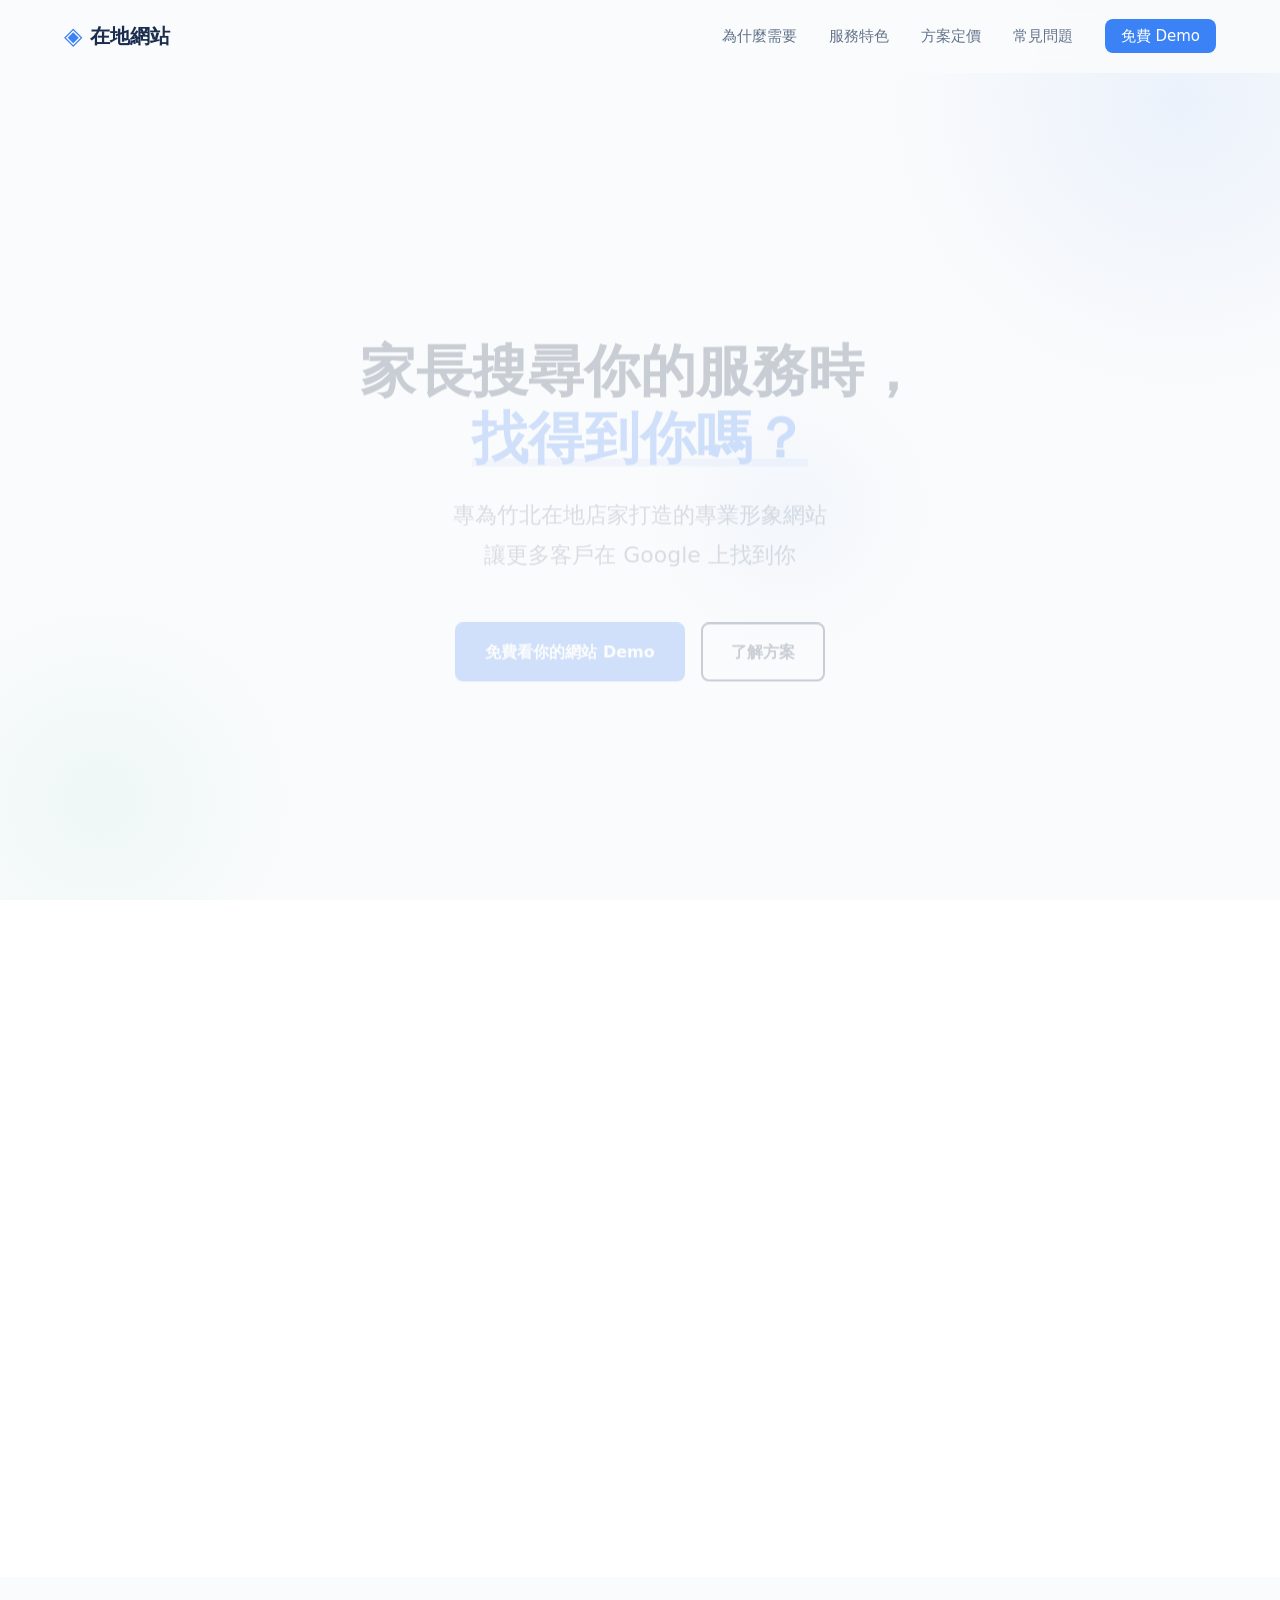
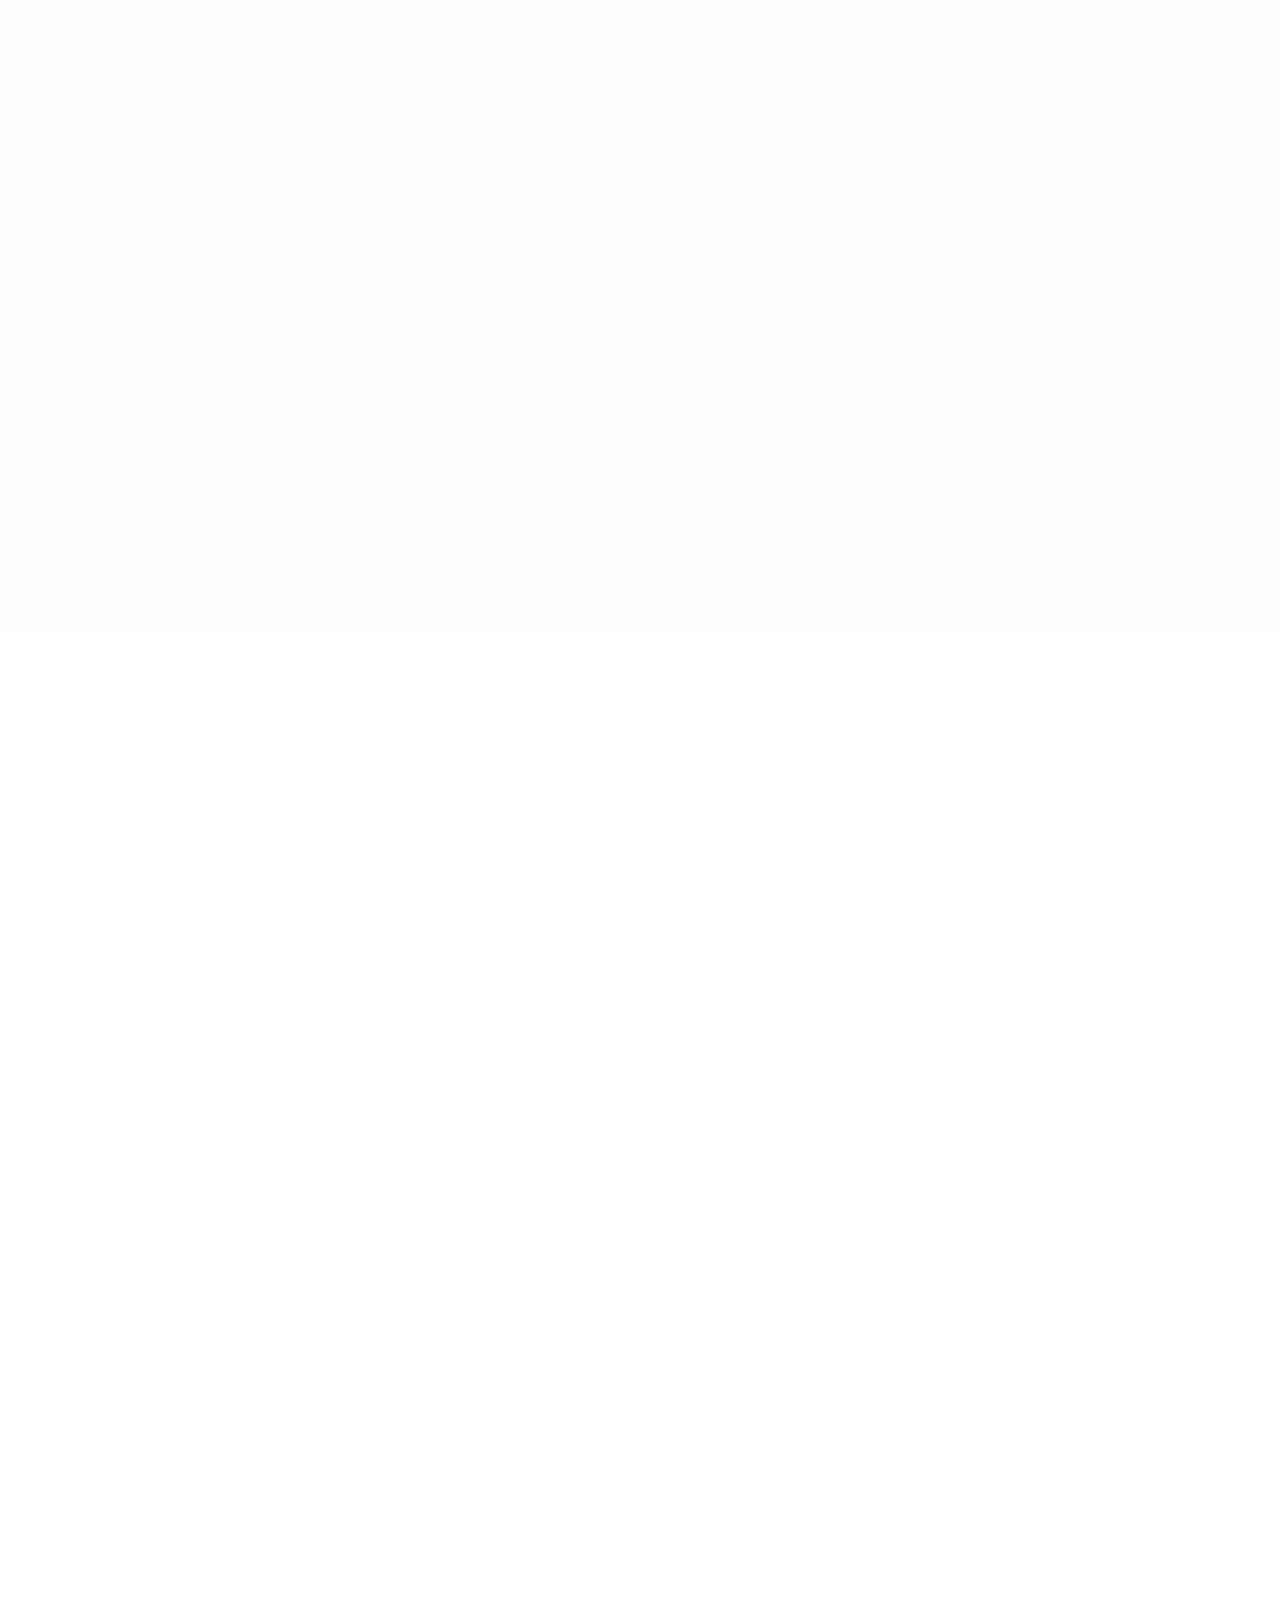
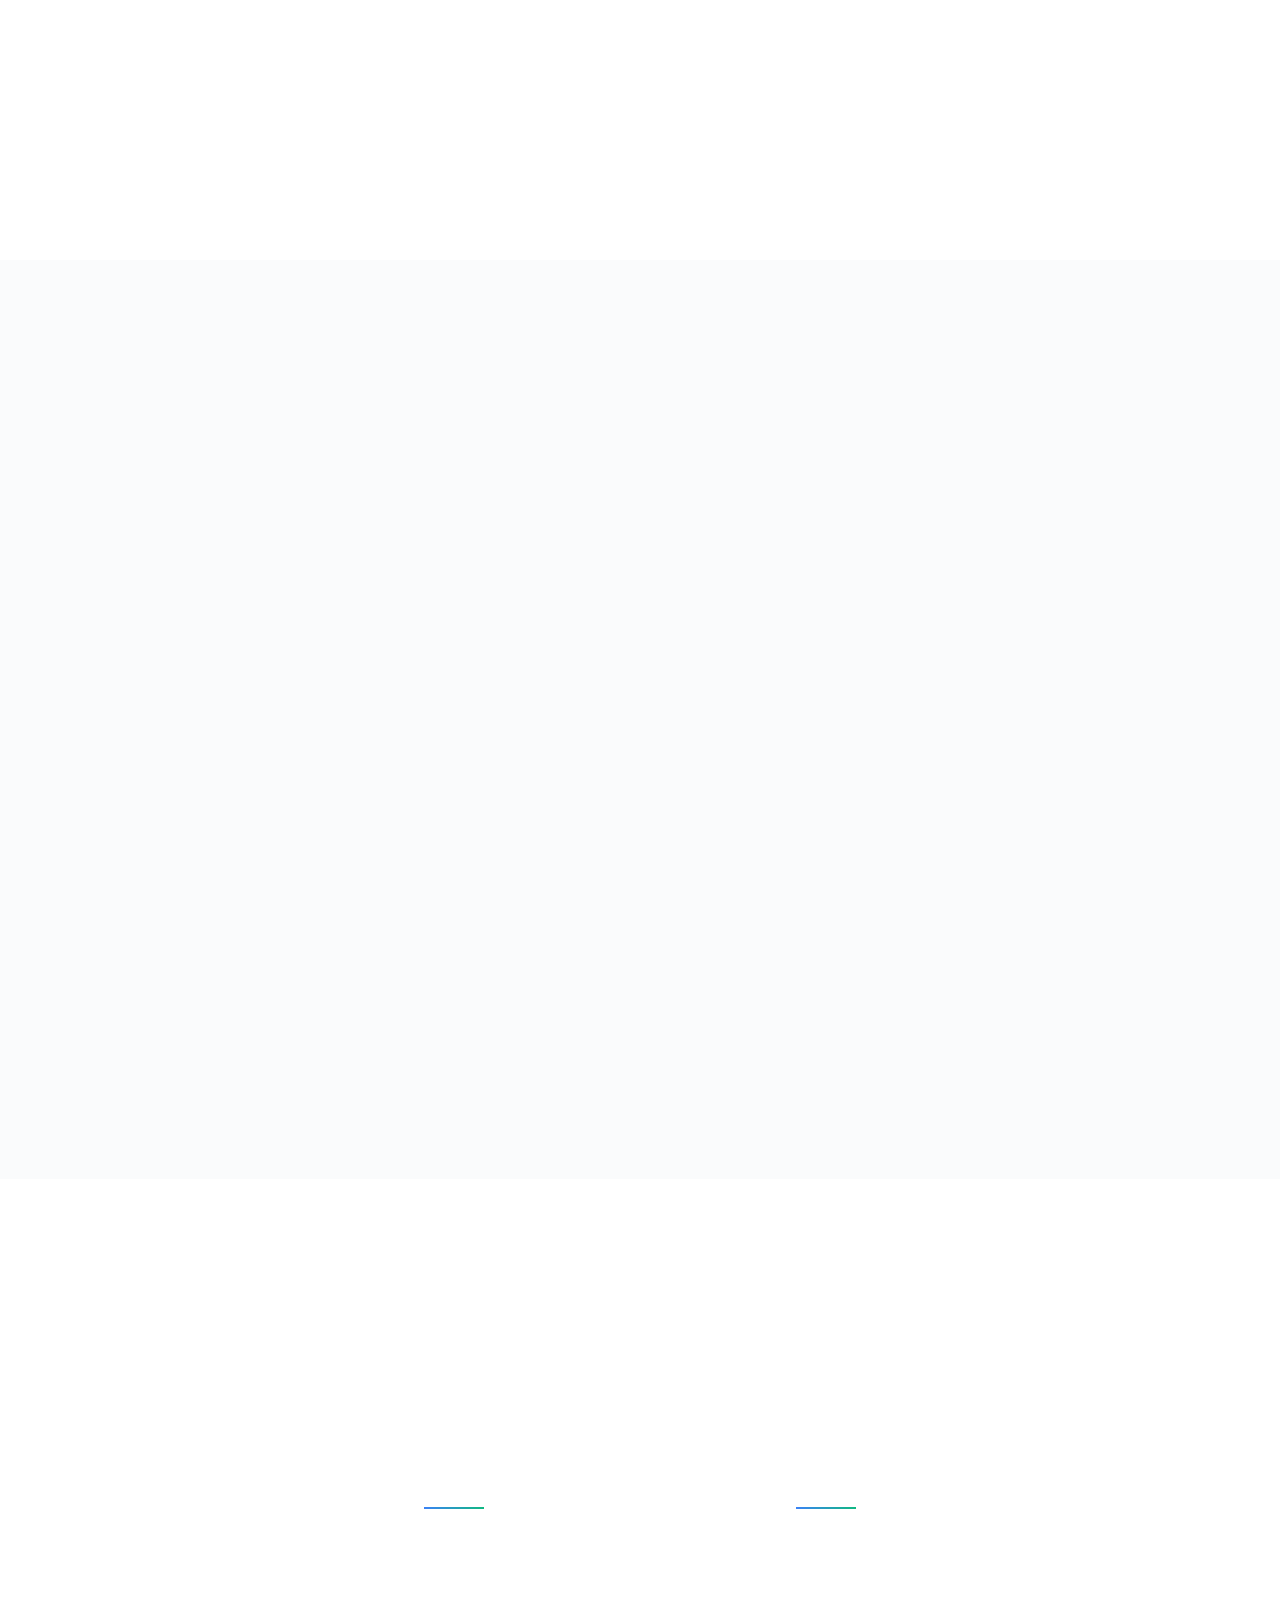
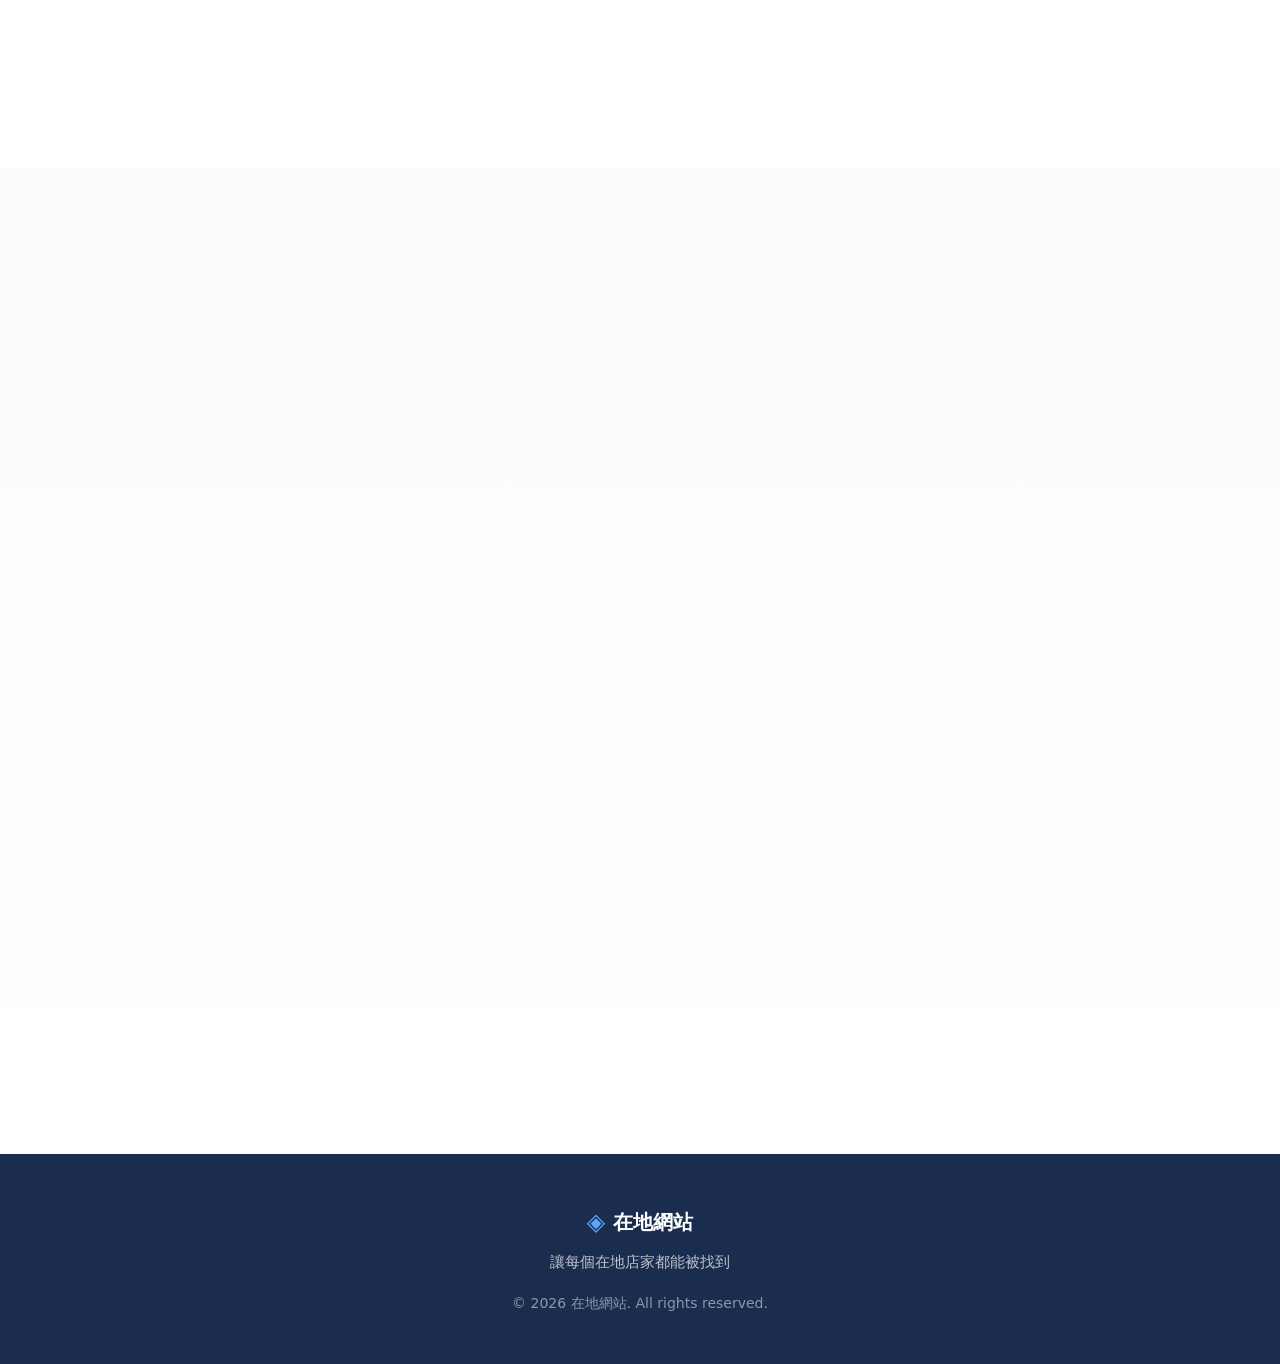
<file: index.html>
<!DOCTYPE html>
<html lang="zh-TW">
<head>
  <meta charset="UTF-8">
  <meta http-equiv="refresh" content="0; url=landing/">
  <title>Redirecting...</title>
</head>
<body>
  <p>Redirecting to <a href="landing/">landing page</a>...</p>
</body>
</html>
</file>
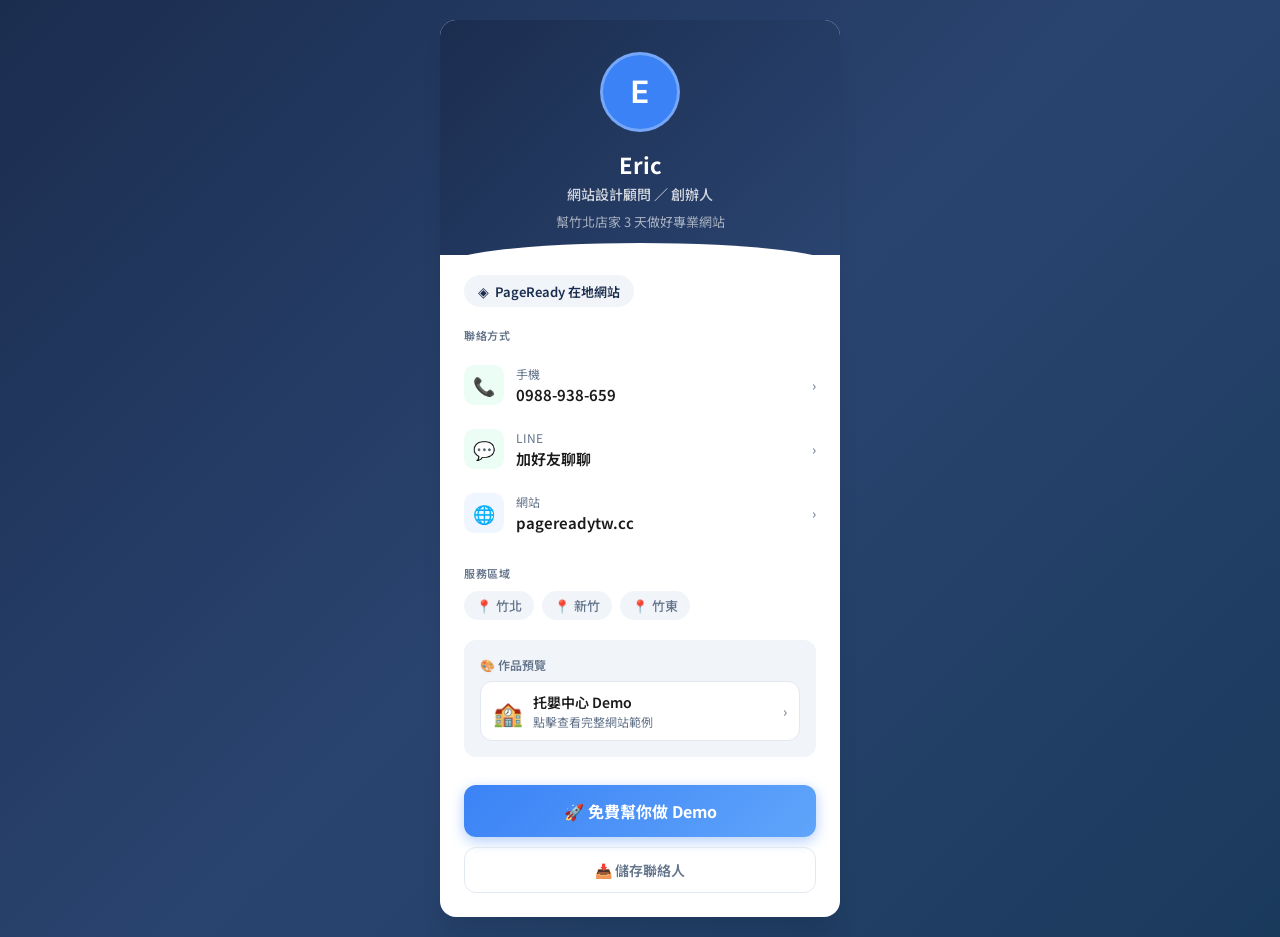
<file: card/index.html>
<!DOCTYPE html>
<html lang="zh-TW">
<head>
    <meta charset="UTF-8">
    <meta name="viewport" content="width=device-width, initial-scale=1.0, maximum-scale=1.0, user-scalable=no">
    <title>Eric｜PageReady 在地網站設計</title>
    <meta name="description" content="幫竹北店家 3 天做好專業網站。免費 Demo，滿意再談。">
    <meta property="og:title" content="Eric｜PageReady 在地網站設計">
    <meta property="og:description" content="幫竹北店家 3 天做好專業網站。免費 Demo，滿意再談。">
    <meta property="og:type" content="profile">
    <meta property="og:url" content="https://pagereadytw.cc/card/">

    <!-- Fonts -->
    <link rel="preconnect" href="https://fonts.googleapis.com">
    <link rel="preconnect" href="https://fonts.gstatic.com" crossorigin>
    <link href="https://fonts.googleapis.com/css2?family=DM+Sans:wght@400;500;600;700&family=Noto+Sans+TC:wght@400;500;600;700&display=swap" rel="stylesheet">

    <style>
        /* ============================================
           PageReady Digital Card
           Matches landing page color system
           ============================================ */
        :root {
            --color-primary: #1B2D4F;
            --color-primary-light: #2A4470;
            --color-accent: #3B82F6;
            --color-accent-light: #60A5FA;
            --color-success: #10B981;
            --color-bg: #FAFBFC;
            --color-bg-alt: #F1F5F9;
            --color-text: #1A1A1A;
            --color-text-secondary: #64748B;
            --color-border: #E2E8F0;
            --color-white: #FFFFFF;
            --font-sans: 'Noto Sans TC', 'DM Sans', system-ui, -apple-system, sans-serif;
            --font-en: 'DM Sans', system-ui, sans-serif;
            --radius-lg: 12px;
            --radius-xl: 16px;
            --radius-full: 9999px;
            --shadow-md: 0 4px 6px -1px rgba(0, 0, 0, 0.1);
            --shadow-lg: 0 10px 15px -3px rgba(0, 0, 0, 0.1);
            --shadow-xl: 0 20px 25px -5px rgba(0, 0, 0, 0.1);
        }

        * { margin: 0; padding: 0; box-sizing: border-box; }

        body {
            font-family: var(--font-sans);
            background: linear-gradient(135deg, var(--color-primary) 0%, var(--color-primary-light) 50%, #1a3a5c 100%);
            min-height: 100vh;
            display: flex;
            align-items: center;
            justify-content: center;
            padding: 20px;
            color: var(--color-text);
        }

        .card {
            background: var(--color-white);
            border-radius: var(--radius-xl);
            box-shadow: var(--shadow-xl);
            width: 100%;
            max-width: 400px;
            overflow: hidden;
            animation: slideUp 0.5s ease-out;
        }

        @keyframes slideUp {
            from { opacity: 0; transform: translateY(24px); }
            to { opacity: 1; transform: translateY(0); }
        }

        /* --- Header --- */
        .card-header {
            background: linear-gradient(135deg, var(--color-primary) 0%, var(--color-primary-light) 100%);
            padding: 32px 24px 24px;
            text-align: center;
            position: relative;
        }

        .card-header::after {
            content: '';
            position: absolute;
            bottom: -12px;
            left: 0; right: 0;
            height: 24px;
            background: var(--color-white);
            border-radius: 50% 50% 0 0 / 100% 100% 0 0;
        }

        .avatar {
            width: 80px;
            height: 80px;
            border-radius: 50%;
            background: var(--color-accent);
            display: flex;
            align-items: center;
            justify-content: center;
            margin: 0 auto 16px;
            font-size: 32px;
            color: white;
            font-weight: 700;
            font-family: var(--font-en);
            border: 3px solid rgba(255,255,255,0.3);
        }

        .card-name {
            color: var(--color-white);
            font-size: 22px;
            font-weight: 700;
            margin-bottom: 4px;
        }

        .card-title {
            color: rgba(255,255,255,0.8);
            font-size: 14px;
            font-weight: 500;
        }

        .card-tagline {
            color: rgba(255,255,255,0.6);
            font-size: 13px;
            margin-top: 8px;
            font-weight: 400;
        }

        /* --- Body --- */
        .card-body {
            padding: 20px 24px 8px;
        }

        .brand-badge {
            display: inline-flex;
            align-items: center;
            gap: 6px;
            background: var(--color-bg-alt);
            border-radius: var(--radius-full);
            padding: 6px 14px;
            font-size: 13px;
            font-weight: 600;
            color: var(--color-primary);
            margin-bottom: 20px;
        }

        .brand-badge .icon { font-size: 14px; }

        .section-label {
            font-size: 11px;
            font-weight: 600;
            color: var(--color-text-secondary);
            text-transform: uppercase;
            letter-spacing: 0.5px;
            margin-bottom: 10px;
        }

        /* --- Contact Links --- */
        .contact-list {
            list-style: none;
            margin-bottom: 20px;
        }

        .contact-item {
            display: flex;
            align-items: center;
            gap: 12px;
            padding: 12px 0;
            border-bottom: 1px solid var(--color-border);
            text-decoration: none;
            color: var(--color-text);
            transition: all 0.2s;
            cursor: pointer;
        }

        .contact-item:last-child { border-bottom: none; }

        .contact-item:hover { color: var(--color-accent); }
        .contact-item:active { transform: scale(0.98); }

        .contact-icon {
            width: 40px;
            height: 40px;
            border-radius: 10px;
            display: flex;
            align-items: center;
            justify-content: center;
            font-size: 18px;
            flex-shrink: 0;
        }

        .contact-icon.phone { background: #ECFDF5; color: var(--color-success); }
        .contact-icon.line { background: #ECFDF5; color: #06C755; }
        .contact-icon.web { background: #EFF6FF; color: var(--color-accent); }

        .contact-info { flex: 1; }

        .contact-label {
            font-size: 12px;
            color: var(--color-text-secondary);
            margin-bottom: 2px;
        }

        .contact-value {
            font-size: 15px;
            font-weight: 600;
        }

        .contact-arrow {
            color: var(--color-text-secondary);
            font-size: 14px;
        }

        /* --- Area Tags --- */
        .area-tags {
            display: flex;
            gap: 8px;
            flex-wrap: wrap;
            margin-bottom: 20px;
        }

        .area-tag {
            background: var(--color-bg-alt);
            border-radius: var(--radius-full);
            padding: 5px 12px;
            font-size: 13px;
            color: var(--color-text-secondary);
            font-weight: 500;
        }

        .area-tag .pin { margin-right: 4px; }

        /* --- Demo Preview --- */
        .demo-section {
            background: var(--color-bg-alt);
            border-radius: var(--radius-lg);
            padding: 16px;
            margin-bottom: 20px;
        }

        .demo-label {
            font-size: 12px;
            font-weight: 600;
            color: var(--color-text-secondary);
            margin-bottom: 8px;
        }

        .demo-link {
            display: flex;
            align-items: center;
            gap: 10px;
            padding: 10px 12px;
            background: var(--color-white);
            border-radius: var(--radius-lg);
            text-decoration: none;
            color: var(--color-text);
            transition: all 0.2s;
            border: 1px solid var(--color-border);
        }

        .demo-link:hover {
            border-color: var(--color-accent);
            box-shadow: var(--shadow-md);
        }

        .demo-link .emoji { font-size: 24px; }
        .demo-link .demo-info { flex: 1; }

        .demo-link .demo-name {
            font-size: 14px;
            font-weight: 600;
            margin-bottom: 1px;
        }

        .demo-link .demo-desc {
            font-size: 12px;
            color: var(--color-text-secondary);
        }

        /* --- CTA --- */
        .card-footer {
            padding: 0 24px 24px;
        }

        .cta-btn {
            display: flex;
            align-items: center;
            justify-content: center;
            gap: 8px;
            width: 100%;
            padding: 14px;
            background: linear-gradient(135deg, var(--color-accent), var(--color-accent-light));
            color: white;
            border: none;
            border-radius: var(--radius-lg);
            font-size: 16px;
            font-weight: 700;
            font-family: var(--font-sans);
            cursor: pointer;
            text-decoration: none;
            transition: all 0.2s;
            box-shadow: 0 4px 14px rgba(59, 130, 246, 0.4);
        }

        .cta-btn:hover {
            transform: translateY(-1px);
            box-shadow: 0 6px 20px rgba(59, 130, 246, 0.5);
        }

        .cta-btn:active { transform: translateY(0); }

        .save-contact {
            display: flex;
            align-items: center;
            justify-content: center;
            gap: 6px;
            width: 100%;
            padding: 12px;
            margin-top: 10px;
            background: transparent;
            color: var(--color-text-secondary);
            border: 1.5px solid var(--color-border);
            border-radius: var(--radius-lg);
            font-size: 14px;
            font-weight: 600;
            font-family: var(--font-sans);
            cursor: pointer;
            transition: all 0.2s;
        }

        .save-contact:hover {
            border-color: var(--color-primary);
            color: var(--color-primary);
        }

        /* --- Responsive --- */
        @media (max-width: 420px) {
            body { padding: 12px; }
            .card { border-radius: var(--radius-lg); }
        }
    </style>
</head>
<body>

<div class="card">
    <!-- Header -->
    <div class="card-header">
        <div class="avatar">E</div>
        <div class="card-name">Eric</div>
        <div class="card-title">網站設計顧問 ／ 創辦人</div>
        <div class="card-tagline">幫竹北店家 3 天做好專業網站</div>
    </div>

    <!-- Body -->
    <div class="card-body">
        <div class="brand-badge">
            <span class="icon">◈</span>
            PageReady 在地網站
        </div>

        <!-- Contact -->
        <div class="section-label">聯絡方式</div>
        <ul class="contact-list">
            <li>
                <a class="contact-item" href="tel:0988938659">
                    <div class="contact-icon phone">📞</div>
                    <div class="contact-info">
                        <div class="contact-label">手機</div>
                        <div class="contact-value">0988-938-659</div>
                    </div>
                    <span class="contact-arrow">›</span>
                </a>
            </li>
            <li>
                <a class="contact-item" href="https://line.me/ti/p/tXhC2Gz3g3" target="_blank">
                    <div class="contact-icon line">💬</div>
                    <div class="contact-info">
                        <div class="contact-label">LINE</div>
                        <div class="contact-value">加好友聊聊</div>
                    </div>
                    <span class="contact-arrow">›</span>
                </a>
            </li>
            <li>
                <a class="contact-item" href="https://pagereadytw.cc?ref=card" target="_blank">
                    <div class="contact-icon web">🌐</div>
                    <div class="contact-info">
                        <div class="contact-label">網站</div>
                        <div class="contact-value">pagereadytw.cc</div>
                    </div>
                    <span class="contact-arrow">›</span>
                </a>
            </li>
        </ul>

        <!-- Service Area -->
        <div class="section-label">服務區域</div>
        <div class="area-tags">
            <span class="area-tag"><span class="pin">📍</span>竹北</span>
            <span class="area-tag"><span class="pin">📍</span>新竹</span>
            <span class="area-tag"><span class="pin">📍</span>竹東</span>
        </div>

        <!-- Demo -->
        <div class="demo-section">
            <div class="demo-label">🎨 作品預覽</div>
            <a class="demo-link" href="https://pagereadytw.cc/demos/eton-kids/?ref=card" target="_blank">
                <span class="emoji">🏫</span>
                <div class="demo-info">
                    <div class="demo-name">托嬰中心 Demo</div>
                    <div class="demo-desc">點擊查看完整網站範例</div>
                </div>
                <span class="contact-arrow">›</span>
            </a>
        </div>
    </div>

    <!-- Footer CTA -->
    <div class="card-footer">
        <a class="cta-btn" href="https://pagereadytw.cc?ref=card#contact">
            🚀 免費幫你做 Demo
        </a>
        <button class="save-contact" onclick="downloadVCard()">
            📥 儲存聯絡人
        </button>
    </div>
</div>

<script>
function downloadVCard() {
    const vcard = [
        'BEGIN:VCARD',
        'VERSION:3.0',
        'N:;Eric;;;',
        'FN:Eric — PageReady 在地網站',
        'ORG:PageReady 在地網站',
        'TITLE:網站設計顧問',
        'TEL;TYPE=CELL:0988938659',
        'URL:https://pagereadytw.cc',
        'NOTE:幫竹北店家 3 天做好專業網站。免費 Demo，滿意再談。',
        'END:VCARD'
    ].join('\n');

    const blob = new Blob([vcard], { type: 'text/vcard;charset=utf-8' });
    const url = URL.createObjectURL(blob);
    const a = document.createElement('a');
    a.href = url;
    a.download = 'Eric-PageReady.vcf';
    a.click();
    URL.revokeObjectURL(url);
}
</script>

</body>
</html>
</file>
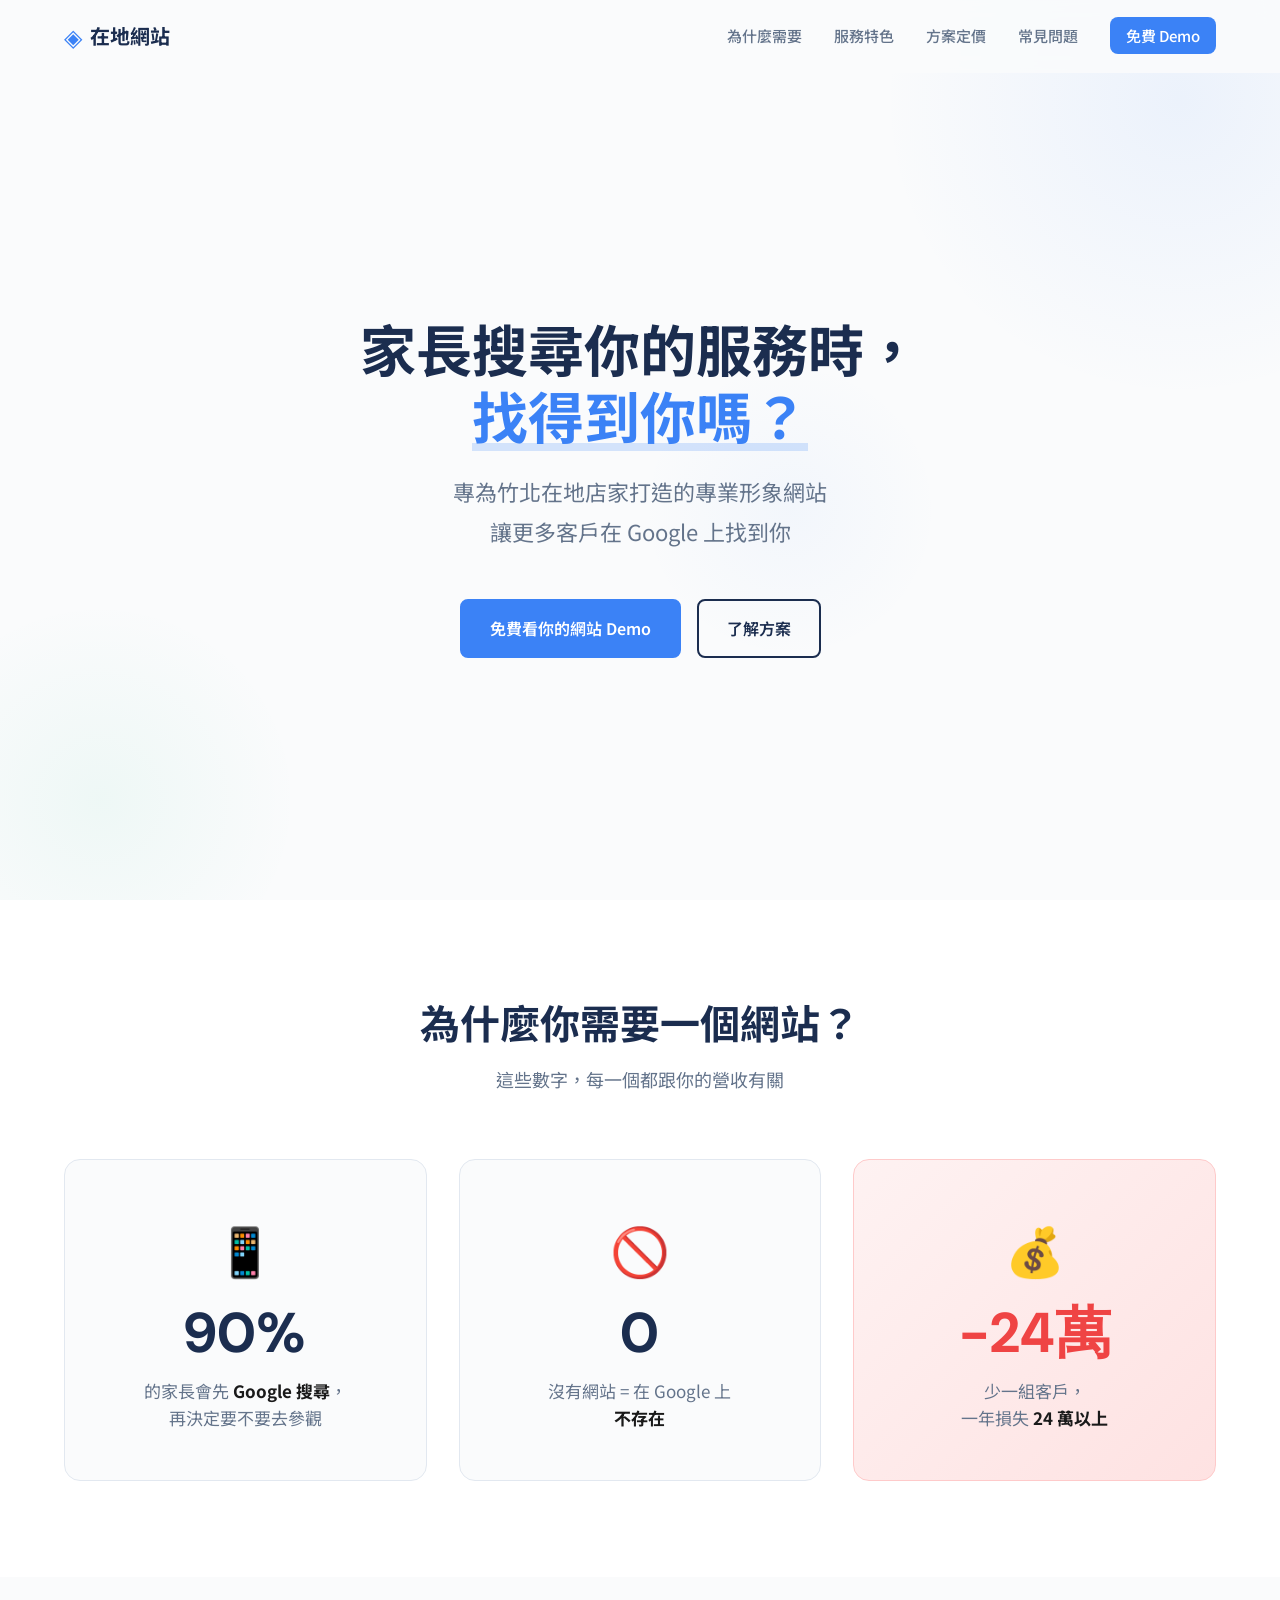
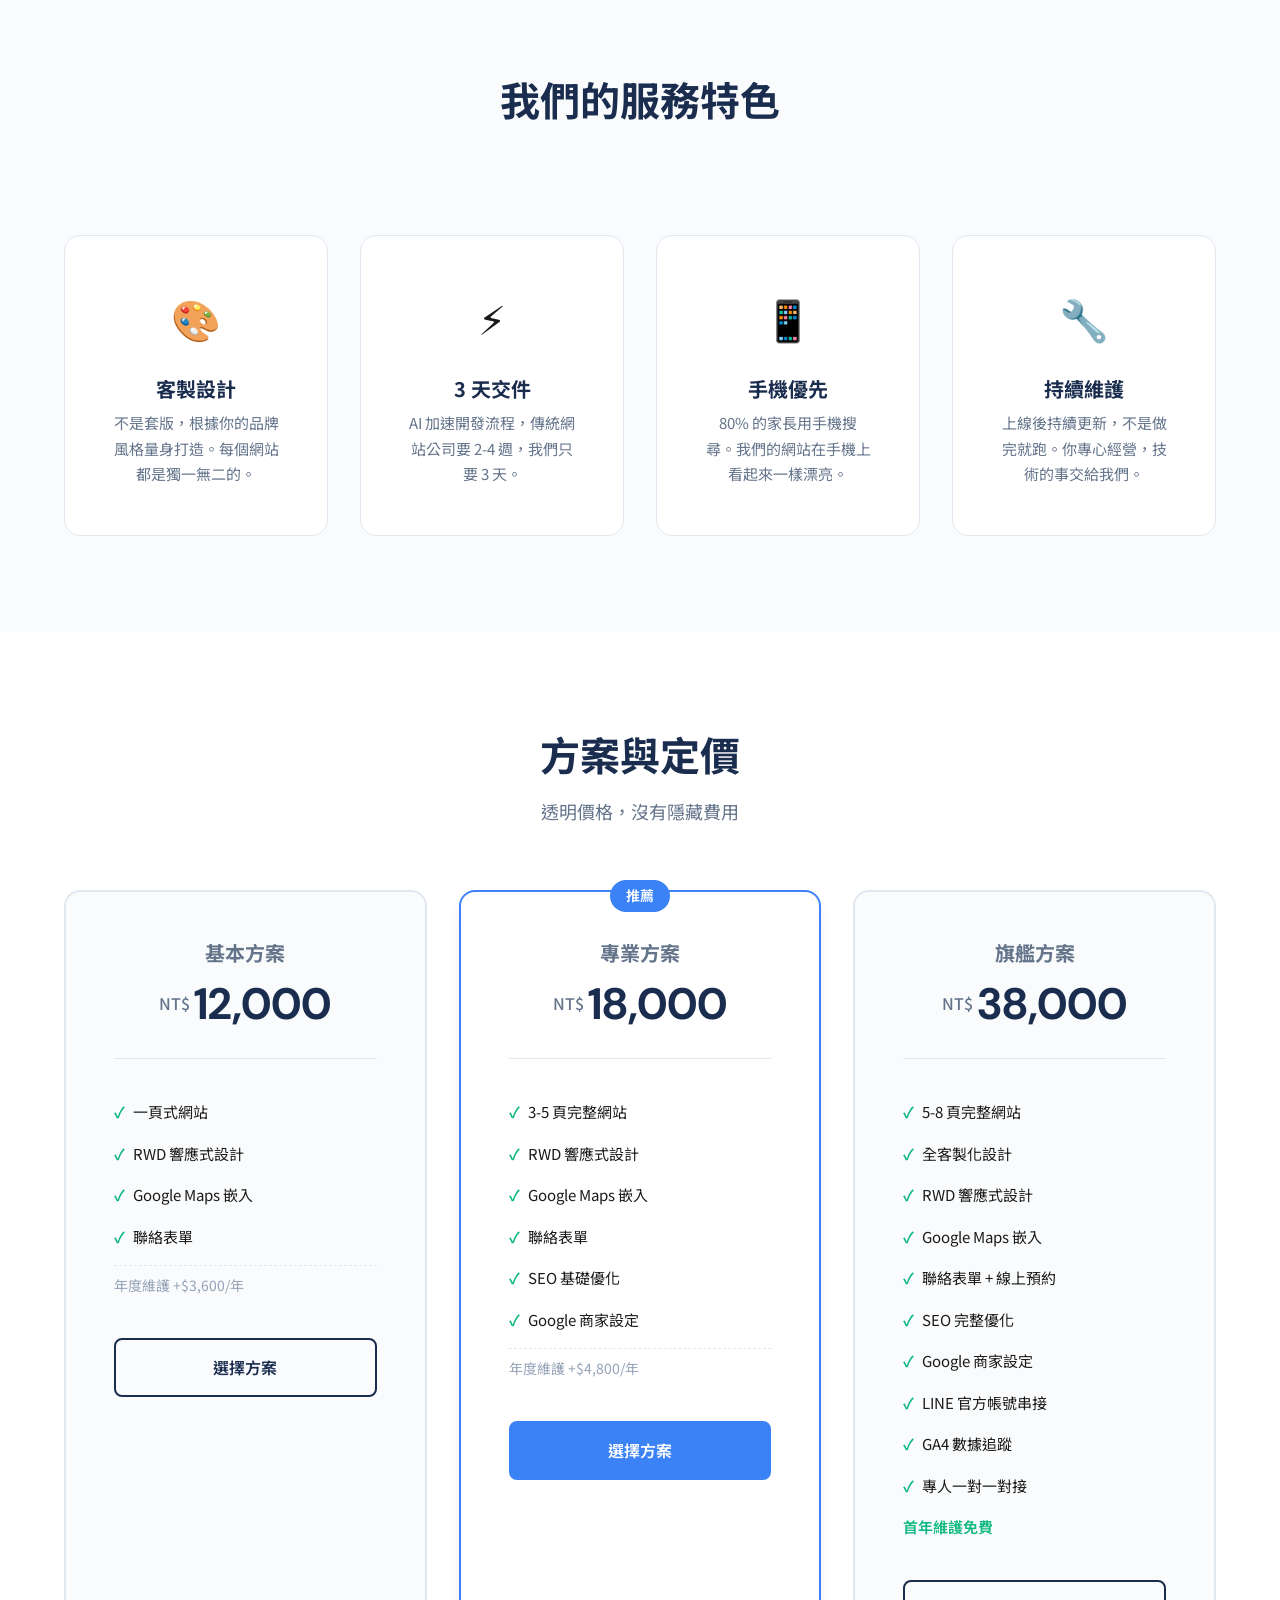
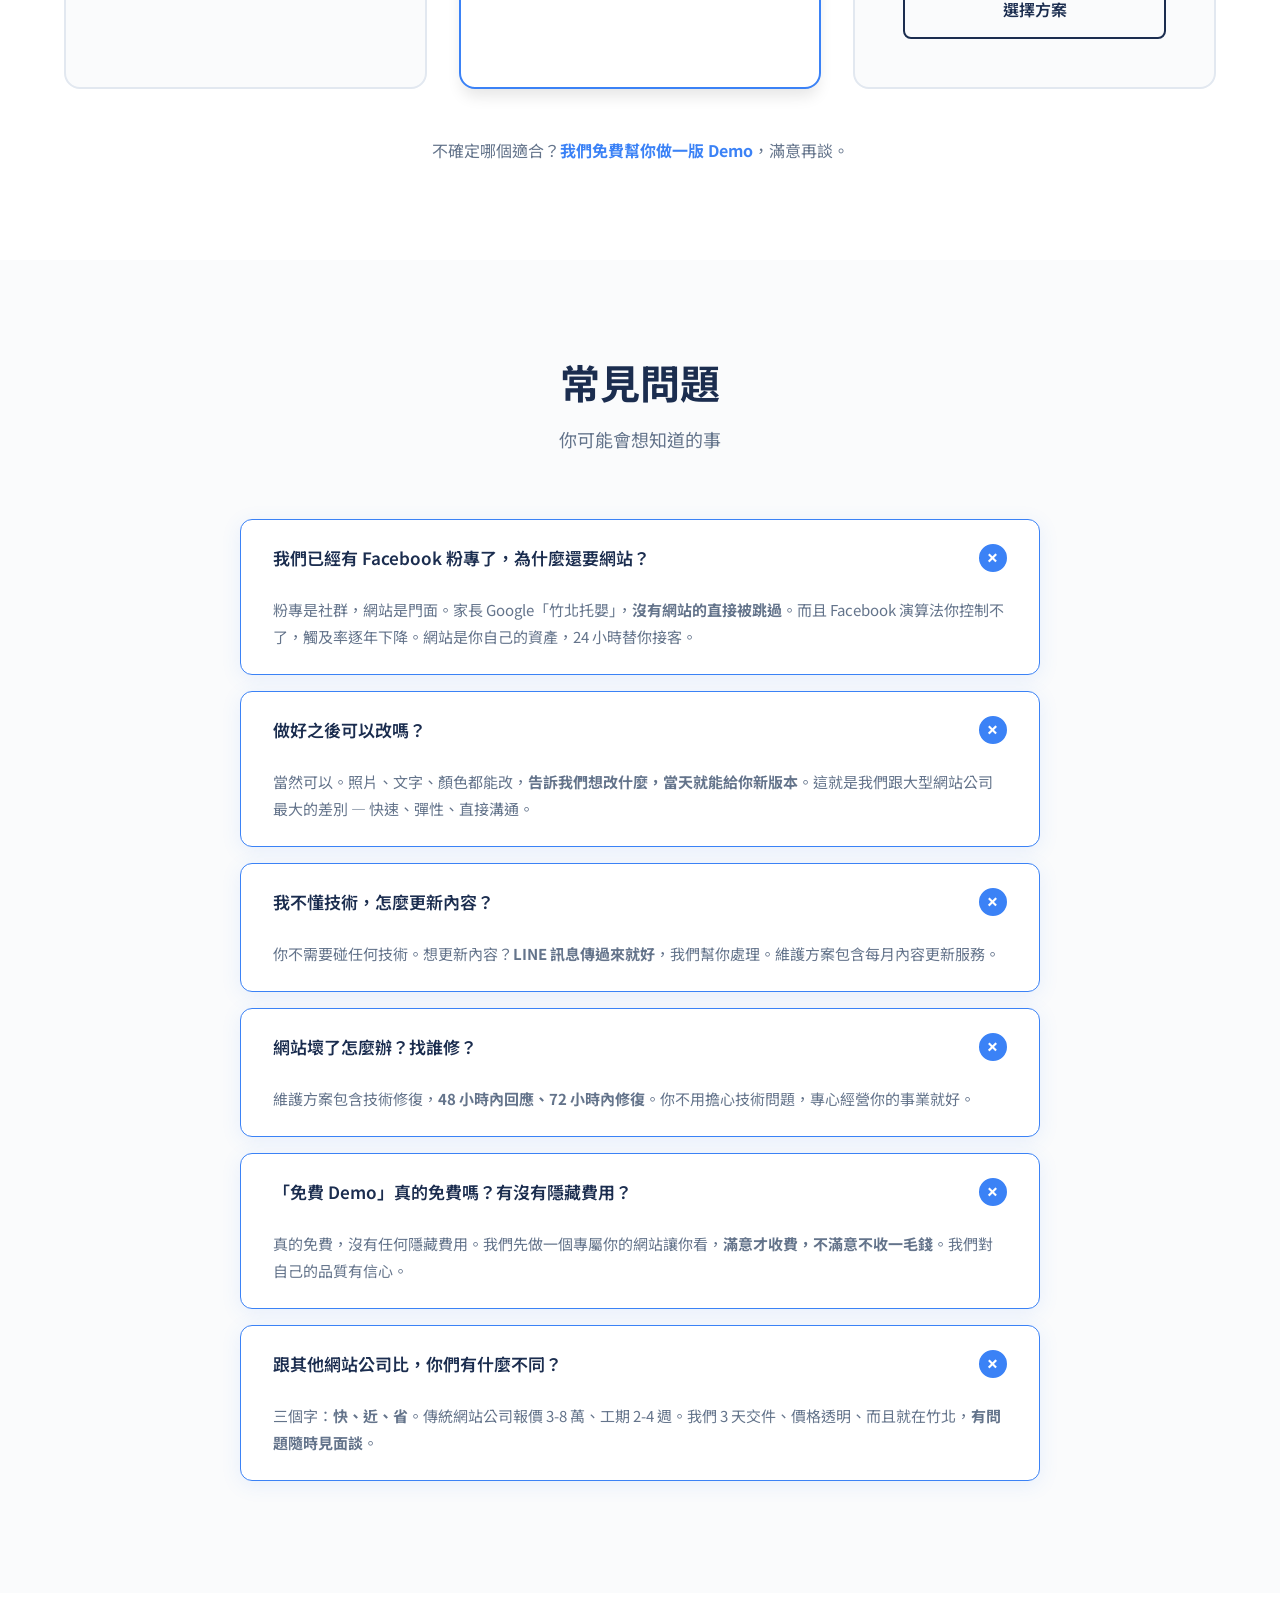
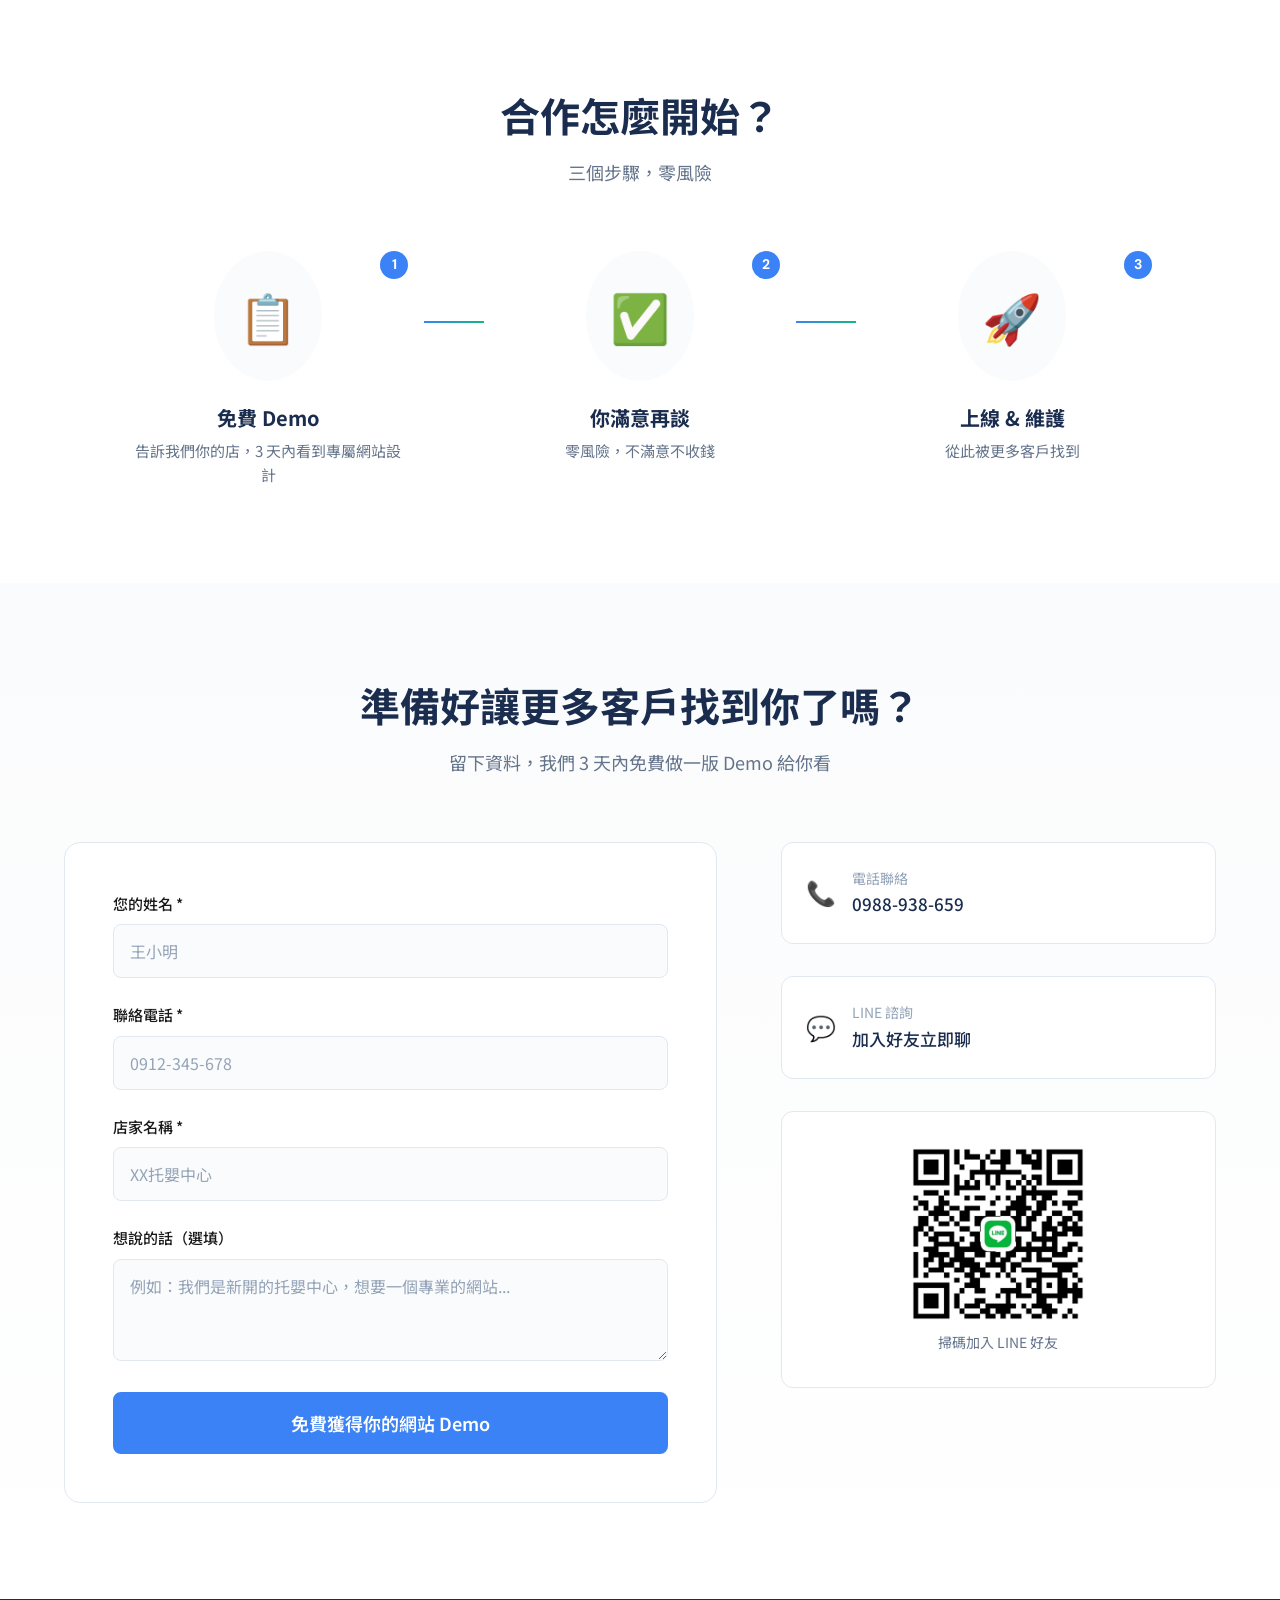
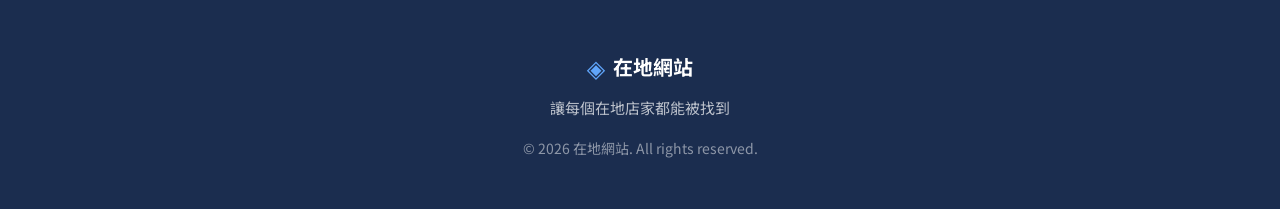
<file: landing/index.html>
<!DOCTYPE html>
<html lang="zh-TW">
<head>
    <meta charset="UTF-8">
    <meta name="viewport" content="width=device-width, initial-scale=1.0">
    <title>竹北網站設計｜讓更多家長找到你的托嬰中心</title>
    <meta name="description" content="專為竹北在地店家打造的專業形象網站。3天交件、手機優先、持續維護。免費 Demo，滿意再談。">

    <!-- Fonts -->
    <link rel="preconnect" href="https://fonts.googleapis.com">
    <link rel="preconnect" href="https://fonts.gstatic.com" crossorigin>
    <link href="https://fonts.googleapis.com/css2?family=DM+Sans:wght@400;500;600;700&family=Noto+Sans+TC:wght@400;500;600;700&display=swap" rel="stylesheet">

    <link rel="stylesheet" href="style.css">
</head>
<body>
    <!-- Navbar -->
    <nav class="navbar" id="navbar">
        <div class="container navbar-inner">
            <a href="#" class="logo">
                <span class="logo-icon">◈</span>
                <span class="logo-text">在地網站</span>
            </a>
            <ul class="nav-links">
                <li><a href="#pain-points">為什麼需要</a></li>
                <li><a href="#features">服務特色</a></li>
                <li><a href="#pricing">方案定價</a></li>
                <li><a href="#faq">常見問題</a></li>
                <li><a href="#contact" class="nav-cta">免費 Demo</a></li>
            </ul>
            <button class="mobile-menu-btn" id="mobile-menu-btn" aria-label="開啟選單">
                <span></span>
                <span></span>
                <span></span>
            </button>
        </div>
    </nav>

    <!-- Mobile Menu -->
    <div class="mobile-menu" id="mobile-menu">
        <ul class="mobile-nav-links">
            <li><a href="#pain-points">為什麼需要</a></li>
            <li><a href="#features">服務特色</a></li>
            <li><a href="#pricing">方案定價</a></li>
            <li><a href="#faq">常見問題</a></li>
            <li><a href="#contact" class="nav-cta">免費 Demo</a></li>
        </ul>
    </div>

    <!-- Hero Section -->
    <section class="hero" id="hero">
        <div class="hero-bg">
            <div class="hero-shape hero-shape-1"></div>
            <div class="hero-shape hero-shape-2"></div>
            <div class="hero-shape hero-shape-3"></div>
        </div>
        <div class="container hero-content">
            <h1 class="hero-title reveal">
                家長搜尋你的服務時，<br>
                <span class="highlight">找得到你嗎？</span>
            </h1>
            <p class="hero-subtitle reveal">
                專為竹北在地店家打造的專業形象網站<br>
                讓更多客戶在 Google 上找到你
            </p>
            <div class="hero-cta reveal">
                <a href="#contact" class="btn btn-primary">免費看你的網站 Demo</a>
                <a href="#pricing" class="btn btn-outline">了解方案</a>
            </div>
        </div>
    </section>

    <!-- Pain Points Section -->
    <section class="pain-points" id="pain-points">
        <div class="container">
            <h2 class="section-title reveal">為什麼你需要一個網站？</h2>
            <p class="section-subtitle reveal">這些數字，每一個都跟你的營收有關</p>

            <div class="pain-cards">
                <div class="pain-card reveal">
                    <div class="pain-icon">📱</div>
                    <div class="pain-stat">90%</div>
                    <div class="pain-text">
                        的家長會先 <strong>Google 搜尋</strong>，<br>
                        再決定要不要去參觀
                    </div>
                </div>

                <div class="pain-card reveal">
                    <div class="pain-icon">🚫</div>
                    <div class="pain-stat">0</div>
                    <div class="pain-text">
                        沒有網站 = 在 Google 上<br>
                        <strong>不存在</strong>
                    </div>
                </div>

                <div class="pain-card pain-card-alert reveal">
                    <div class="pain-icon">💰</div>
                    <div class="pain-stat">-24萬</div>
                    <div class="pain-text">
                        少一組客戶，<br>
                        一年損失 <strong>24 萬以上</strong>
                    </div>
                </div>
            </div>
        </div>
    </section>

    <!-- Features Section -->
    <section class="features" id="features">
        <div class="container">
            <h2 class="section-title reveal">我們的服務特色</h2>
            <p class="section-subtitle reveal">不只是做網站，是幫你被更多客戶找到</p>

            <div class="feature-grid">
                <div class="feature-card reveal">
                    <div class="feature-icon">🎨</div>
                    <h3 class="feature-title">客製設計</h3>
                    <p class="feature-desc">不是套版，根據你的品牌風格量身打造。每個網站都是獨一無二的。</p>
                </div>

                <div class="feature-card reveal">
                    <div class="feature-icon">⚡</div>
                    <h3 class="feature-title">3 天交件</h3>
                    <p class="feature-desc">AI 加速開發流程，傳統網站公司要 2-4 週，我們只要 3 天。</p>
                </div>

                <div class="feature-card reveal">
                    <div class="feature-icon">📱</div>
                    <h3 class="feature-title">手機優先</h3>
                    <p class="feature-desc">80% 的家長用手機搜尋。我們的網站在手機上看起來一樣漂亮。</p>
                </div>

                <div class="feature-card reveal">
                    <div class="feature-icon">🔧</div>
                    <h3 class="feature-title">持續維護</h3>
                    <p class="feature-desc">上線後持續更新，不是做完就跑。你專心經營，技術的事交給我們。</p>
                </div>
            </div>
        </div>
    </section>

    <!-- Pricing Section -->
    <section class="pricing" id="pricing">
        <div class="container">
            <h2 class="section-title reveal">方案與定價</h2>
            <p class="section-subtitle reveal">透明價格，沒有隱藏費用</p>

            <div class="pricing-grid">
                <!-- Basic Plan -->
                <div class="pricing-card reveal">
                    <div class="pricing-header">
                        <h3 class="pricing-name">基本方案</h3>
                        <div class="pricing-price">
                            <span class="price-currency">NT$</span>
                            <span class="price-amount">12,000</span>
                        </div>
                    </div>
                    <ul class="pricing-features">
                        <li><span class="check">✓</span> 一頁式網站</li>
                        <li><span class="check">✓</span> RWD 響應式設計</li>
                        <li><span class="check">✓</span> Google Maps 嵌入</li>
                        <li><span class="check">✓</span> 聯絡表單</li>
                        <li class="pricing-addon">年度維護 +$3,600/年</li>
                    </ul>
                    <a href="#contact" class="btn btn-outline btn-block">選擇方案</a>
                </div>

                <!-- Pro Plan -->
                <div class="pricing-card pricing-card-featured reveal">
                    <div class="pricing-badge">推薦</div>
                    <div class="pricing-header">
                        <h3 class="pricing-name">專業方案</h3>
                        <div class="pricing-price">
                            <span class="price-currency">NT$</span>
                            <span class="price-amount">18,000</span>
                        </div>
                    </div>
                    <ul class="pricing-features">
                        <li><span class="check">✓</span> 3-5 頁完整網站</li>
                        <li><span class="check">✓</span> RWD 響應式設計</li>
                        <li><span class="check">✓</span> Google Maps 嵌入</li>
                        <li><span class="check">✓</span> 聯絡表單</li>
                        <li><span class="check">✓</span> SEO 基礎優化</li>
                        <li><span class="check">✓</span> Google 商家設定</li>
                        <li class="pricing-addon">年度維護 +$4,800/年</li>
                    </ul>
                    <a href="#contact" class="btn btn-primary btn-block">選擇方案</a>
                </div>

                <!-- Premium Plan (Decoy) -->
                <div class="pricing-card reveal">
                    <div class="pricing-header">
                        <h3 class="pricing-name">旗艦方案</h3>
                        <div class="pricing-price">
                            <span class="price-currency">NT$</span>
                            <span class="price-amount">38,000</span>
                        </div>
                    </div>
                    <ul class="pricing-features">
                        <li><span class="check">✓</span> 5-8 頁完整網站</li>
                        <li><span class="check">✓</span> 全客製化設計</li>
                        <li><span class="check">✓</span> RWD 響應式設計</li>
                        <li><span class="check">✓</span> Google Maps 嵌入</li>
                        <li><span class="check">✓</span> 聯絡表單 + 線上預約</li>
                        <li><span class="check">✓</span> SEO 完整優化</li>
                        <li><span class="check">✓</span> Google 商家設定</li>
                        <li><span class="check">✓</span> LINE 官方帳號串接</li>
                        <li><span class="check">✓</span> GA4 數據追蹤</li>
                        <li><span class="check">✓</span> 專人一對一對接</li>
                        <li class="pricing-highlight">首年維護免費</li>
                    </ul>
                    <a href="#contact" class="btn btn-outline btn-block">選擇方案</a>
                </div>
            </div>

            <p class="pricing-note reveal">
                不確定哪個適合？<strong>我們免費幫你做一版 Demo</strong>，滿意再談。
            </p>
        </div>
    </section>

    <!-- FAQ Section -->
    <section class="faq" id="faq">
        <div class="container">
            <h2 class="section-title reveal">常見問題</h2>
            <p class="section-subtitle reveal">你可能會想知道的事</p>

            <div class="faq-list">
                <div class="faq-item reveal">
                    <button class="faq-question" aria-expanded="false">
                        <span>我們已經有 Facebook 粉專了，為什麼還要網站？</span>
                        <span class="faq-toggle">+</span>
                    </button>
                    <div class="faq-answer">
                        <p>粉專是社群，網站是門面。家長 Google「竹北托嬰」，<strong>沒有網站的直接被跳過</strong>。而且 Facebook 演算法你控制不了，觸及率逐年下降。網站是你自己的資產，24 小時替你接客。</p>
                    </div>
                </div>

                <div class="faq-item reveal">
                    <button class="faq-question" aria-expanded="false">
                        <span>做好之後可以改嗎？</span>
                        <span class="faq-toggle">+</span>
                    </button>
                    <div class="faq-answer">
                        <p>當然可以。照片、文字、顏色都能改，<strong>告訴我們想改什麼，當天就能給你新版本</strong>。這就是我們跟大型網站公司最大的差別 — 快速、彈性、直接溝通。</p>
                    </div>
                </div>

                <div class="faq-item reveal">
                    <button class="faq-question" aria-expanded="false">
                        <span>我不懂技術，怎麼更新內容？</span>
                        <span class="faq-toggle">+</span>
                    </button>
                    <div class="faq-answer">
                        <p>你不需要碰任何技術。想更新內容？<strong>LINE 訊息傳過來就好</strong>，我們幫你處理。維護方案包含每月內容更新服務。</p>
                    </div>
                </div>

                <div class="faq-item reveal">
                    <button class="faq-question" aria-expanded="false">
                        <span>網站壞了怎麼辦？找誰修？</span>
                        <span class="faq-toggle">+</span>
                    </button>
                    <div class="faq-answer">
                        <p>維護方案包含技術修復，<strong>48 小時內回應、72 小時內修復</strong>。你不用擔心技術問題，專心經營你的事業就好。</p>
                    </div>
                </div>

                <div class="faq-item reveal">
                    <button class="faq-question" aria-expanded="false">
                        <span>「免費 Demo」真的免費嗎？有沒有隱藏費用？</span>
                        <span class="faq-toggle">+</span>
                    </button>
                    <div class="faq-answer">
                        <p>真的免費，沒有任何隱藏費用。我們先做一個專屬你的網站讓你看，<strong>滿意才收費，不滿意不收一毛錢</strong>。我們對自己的品質有信心。</p>
                    </div>
                </div>

                <div class="faq-item reveal">
                    <button class="faq-question" aria-expanded="false">
                        <span>跟其他網站公司比，你們有什麼不同？</span>
                        <span class="faq-toggle">+</span>
                    </button>
                    <div class="faq-answer">
                        <p>三個字：<strong>快、近、省</strong>。傳統網站公司報價 3-8 萬、工期 2-4 週。我們 3 天交件、價格透明、而且就在竹北，<strong>有問題隨時見面談</strong>。</p>
                    </div>
                </div>
            </div>
        </div>
    </section>

    <!-- Process Section -->
    <section class="process" id="process">
        <div class="container">
            <h2 class="section-title reveal">合作怎麼開始？</h2>
            <p class="section-subtitle reveal">三個步驟，零風險</p>

            <div class="process-timeline">
                <div class="process-step reveal">
                    <div class="step-number">1</div>
                    <div class="step-icon">📋</div>
                    <h3 class="step-title">免費 Demo</h3>
                    <p class="step-desc">告訴我們你的店，3 天內看到專屬網站設計</p>
                </div>

                <div class="process-connector"></div>

                <div class="process-step reveal">
                    <div class="step-number">2</div>
                    <div class="step-icon">✅</div>
                    <h3 class="step-title">你滿意再談</h3>
                    <p class="step-desc">零風險，不滿意不收錢</p>
                </div>

                <div class="process-connector"></div>

                <div class="process-step reveal">
                    <div class="step-number">3</div>
                    <div class="step-icon">🚀</div>
                    <h3 class="step-title">上線 & 維護</h3>
                    <p class="step-desc">從此被更多客戶找到</p>
                </div>
            </div>
        </div>
    </section>

    <!-- Contact Section -->
    <section class="contact" id="contact">
        <div class="container">
            <div class="contact-header reveal">
                <h2 class="section-title">準備好讓更多客戶找到你了嗎？</h2>
                <p class="section-subtitle">留下資料，我們 3 天內免費做一版 Demo 給你看</p>
            </div>

            <div class="contact-grid">
                <div class="contact-form-wrapper reveal">
                    <form class="contact-form" id="contact-form">
                        <div class="form-group">
                            <label for="name">您的姓名 *</label>
                            <input type="text" id="name" name="name" required placeholder="王小明">
                        </div>

                        <div class="form-group">
                            <label for="phone">聯絡電話 *</label>
                            <input type="tel" id="phone" name="phone" required placeholder="0912-345-678">
                        </div>

                        <div class="form-group">
                            <label for="store">店家名稱 *</label>
                            <input type="text" id="store" name="store" required placeholder="XX托嬰中心">
                        </div>

                        <div class="form-group">
                            <label for="message">想說的話（選填）</label>
                            <textarea id="message" name="message" rows="3" placeholder="例如：我們是新開的托嬰中心，想要一個專業的網站..."></textarea>
                        </div>

                        <button type="submit" class="btn btn-primary btn-block btn-lg">
                            免費獲得你的網站 Demo
                        </button>
                    </form>
                </div>

                <div class="contact-info reveal">
                    <div class="contact-method">
                        <div class="contact-icon">📞</div>
                        <div class="contact-detail">
                            <span class="contact-label">電話聯絡</span>
                            <a href="tel:0988938659" class="contact-value">0988-938-659</a>
                        </div>
                    </div>

                    <div class="contact-method">
                        <div class="contact-icon">💬</div>
                        <div class="contact-detail">
                            <span class="contact-label">LINE 諮詢</span>
                            <a href="https://line.me/ti/p/tXhC2Gz3g3" class="contact-value" target="_blank" rel="noopener">加入好友立即聊</a>
                        </div>
                    </div>

                    <div class="line-qr" style="text-align:center;">
                        <a href="https://line.me/ti/p/tXhC2Gz3g3" target="_blank" rel="noopener" style="display:inline-block;">
                            <img src="line-qr.jpg" alt="LINE QR Code" style="width:180px;height:180px;border-radius:12px;display:block;margin:0 auto;">
                        </a>
                        <p class="qr-hint">掃碼加入 LINE 好友</p>
                    </div>
                </div>
            </div>
        </div>
    </section>

    <!-- Footer -->
    <footer class="footer">
        <div class="container footer-inner">
            <div class="footer-brand">
                <span class="logo-icon">◈</span>
                <span class="logo-text">在地網站</span>
            </div>
            <p class="footer-tagline">讓每個在地店家都能被找到</p>
            <p class="footer-copyright">© 2026 在地網站. All rights reserved.</p>
        </div>
    </footer>

    <script src="script.js"></script>
</body>
</html>
</file>
<file: landing/style.css>
/* ================================================
   在地網站 - Landing Page Styles
   Color Palette:
   - Primary: #1B2D4F (deep blue)
   - Background: #FAFBFC (white)
   - Accent: #3B82F6 (tech blue)
   - Success: #10B981 (green)
   ================================================ */

/* CSS Variables */
:root {
    /* Colors */
    --color-primary: #1B2D4F;
    --color-primary-light: #2A4470;
    --color-accent: #3B82F6;
    --color-accent-light: #60A5FA;
    --color-success: #10B981;
    --color-success-light: #34D399;
    --color-bg: #FAFBFC;
    --color-bg-alt: #F1F5F9;
    --color-text: #1A1A1A;
    --color-text-secondary: #64748B;
    --color-text-muted: #94A3B8;
    --color-border: #E2E8F0;
    --color-white: #FFFFFF;
    --color-danger: #EF4444;

    /* Typography */
    --font-sans: 'Noto Sans TC', 'DM Sans', system-ui, -apple-system, sans-serif;
    --font-en: 'DM Sans', system-ui, sans-serif;

    /* Font Weights */
    --fw-regular: 400;
    --fw-medium: 500;
    --fw-semibold: 600;
    --fw-bold: 700;

    /* Spacing */
    --space-xs: 0.25rem;
    --space-sm: 0.5rem;
    --space-md: 1rem;
    --space-lg: 1.5rem;
    --space-xl: 2rem;
    --space-2xl: 3rem;
    --space-3xl: 4rem;
    --space-4xl: 6rem;

    /* Border Radius */
    --radius-sm: 4px;
    --radius-md: 8px;
    --radius-lg: 12px;
    --radius-xl: 16px;
    --radius-full: 9999px;

    /* Shadows */
    --shadow-sm: 0 1px 2px rgba(0, 0, 0, 0.05);
    --shadow-md: 0 4px 6px -1px rgba(0, 0, 0, 0.1);
    --shadow-lg: 0 10px 15px -3px rgba(0, 0, 0, 0.1);
    --shadow-xl: 0 20px 25px -5px rgba(0, 0, 0, 0.1);

    /* Transitions */
    --transition-fast: 150ms ease;
    --transition-base: 250ms ease;
    --transition-slow: 350ms ease;

    /* Container */
    --container-max: 1200px;
    --container-padding: 1.5rem;
}

/* Reset */
*, *::before, *::after {
    box-sizing: border-box;
    margin: 0;
    padding: 0;
}

html {
    scroll-behavior: smooth;
    font-size: 16px;
}

body {
    font-family: var(--font-sans);
    font-weight: var(--fw-regular);
    line-height: 1.7;
    color: var(--color-text);
    background-color: var(--color-bg);
    -webkit-font-smoothing: antialiased;
    -moz-osx-font-smoothing: grayscale;
}

img {
    max-width: 100%;
    height: auto;
    display: block;
}

a {
    color: inherit;
    text-decoration: none;
}

ul, ol {
    list-style: none;
}

button, input, textarea {
    font-family: inherit;
    font-size: inherit;
}

/* Container */
.container {
    max-width: var(--container-max);
    margin: 0 auto;
    padding: 0 var(--container-padding);
}

/* Typography */
h1, h2, h3, h4 {
    line-height: 1.3;
    font-weight: var(--fw-bold);
}

.section-title {
    font-size: clamp(1.75rem, 5vw, 2.5rem);
    color: var(--color-primary);
    text-align: center;
    margin-bottom: var(--space-md);
}

.section-subtitle {
    font-size: 1.125rem;
    color: var(--color-text-secondary);
    text-align: center;
    max-width: 600px;
    margin: 0 auto var(--space-3xl);
}

/* Buttons */
.btn {
    display: inline-flex;
    align-items: center;
    justify-content: center;
    gap: var(--space-sm);
    padding: 0.875rem 1.75rem;
    font-size: 1rem;
    font-weight: var(--fw-semibold);
    border-radius: var(--radius-md);
    border: 2px solid transparent;
    cursor: pointer;
    transition: all var(--transition-base);
    white-space: nowrap;
}

.btn-primary {
    background: var(--color-accent);
    color: var(--color-white);
    border-color: var(--color-accent);
}

.btn-primary:hover {
    background: var(--color-primary);
    border-color: var(--color-primary);
    transform: translateY(-2px);
    box-shadow: var(--shadow-lg);
}

.btn-outline {
    background: transparent;
    color: var(--color-primary);
    border-color: var(--color-primary);
}

.btn-outline:hover {
    background: var(--color-primary);
    color: var(--color-white);
}

.btn-block {
    width: 100%;
}

.btn-lg {
    padding: 1rem 2rem;
    font-size: 1.125rem;
}

/* ================================================
   Navbar
   ================================================ */
.navbar {
    position: fixed;
    top: 0;
    left: 0;
    right: 0;
    z-index: 1000;
    background: rgba(250, 251, 252, 0.9);
    backdrop-filter: blur(10px);
    border-bottom: 1px solid transparent;
    transition: all var(--transition-base);
}

.navbar.scrolled {
    background: rgba(255, 255, 255, 0.98);
    border-bottom-color: var(--color-border);
    box-shadow: var(--shadow-sm);
}

.navbar-inner {
    display: flex;
    align-items: center;
    justify-content: space-between;
    height: 72px;
}

.logo {
    display: flex;
    align-items: center;
    gap: var(--space-sm);
    font-weight: var(--fw-bold);
    font-size: 1.25rem;
    color: var(--color-primary);
}

.logo-icon {
    font-size: 1.5rem;
    color: var(--color-accent);
}

.nav-links {
    display: flex;
    align-items: center;
    gap: var(--space-xl);
}

.nav-links a {
    font-size: 0.9375rem;
    font-weight: var(--fw-medium);
    color: var(--color-text-secondary);
    transition: color var(--transition-fast);
}

.nav-links a:hover {
    color: var(--color-primary);
}

.nav-cta {
    padding: 0.5rem 1rem;
    background: var(--color-accent);
    color: var(--color-white) !important;
    border-radius: var(--radius-md);
}

.nav-cta:hover {
    background: var(--color-primary);
}

.mobile-menu-btn {
    display: none;
    flex-direction: column;
    gap: 5px;
    padding: 8px;
    background: none;
    border: none;
    cursor: pointer;
}

.mobile-menu-btn span {
    display: block;
    width: 24px;
    height: 2px;
    background: var(--color-primary);
    transition: all var(--transition-fast);
}

.mobile-menu {
    display: none;
    position: fixed;
    top: 72px;
    left: 0;
    right: 0;
    background: var(--color-white);
    border-bottom: 1px solid var(--color-border);
    padding: var(--space-lg);
    z-index: 999;
}

.mobile-menu.active {
    display: block;
}

.mobile-nav-links {
    display: flex;
    flex-direction: column;
    gap: var(--space-md);
}

.mobile-nav-links a {
    font-size: 1.125rem;
    font-weight: var(--fw-medium);
    color: var(--color-text);
    padding: var(--space-sm) 0;
}

/* ================================================
   Hero Section
   ================================================ */
.hero {
    position: relative;
    min-height: 100vh;
    display: flex;
    align-items: center;
    padding-top: 72px;
    overflow: hidden;
}

.hero-bg {
    position: absolute;
    inset: 0;
    pointer-events: none;
}

.hero-shape {
    position: absolute;
    border-radius: 50%;
    opacity: 0.5;
}

.hero-shape-1 {
    width: 600px;
    height: 600px;
    top: -200px;
    right: -200px;
    background: radial-gradient(circle, rgba(59, 130, 246, 0.15) 0%, transparent 70%);
}

.hero-shape-2 {
    width: 400px;
    height: 400px;
    bottom: -100px;
    left: -100px;
    background: radial-gradient(circle, rgba(16, 185, 129, 0.1) 0%, transparent 70%);
}

.hero-shape-3 {
    width: 300px;
    height: 300px;
    top: 40%;
    left: 50%;
    background: radial-gradient(circle, rgba(59, 130, 246, 0.08) 0%, transparent 70%);
}

.hero-content {
    position: relative;
    text-align: center;
    padding: var(--space-3xl) 0;
}

.hero-title {
    font-size: clamp(2rem, 6vw, 3.5rem);
    color: var(--color-primary);
    margin-bottom: var(--space-lg);
    line-height: 1.2;
}

.hero-title .highlight {
    color: var(--color-accent);
    position: relative;
}

.hero-title .highlight::after {
    content: '';
    position: absolute;
    bottom: 4px;
    left: 0;
    right: 0;
    height: 8px;
    background: rgba(59, 130, 246, 0.2);
    z-index: -1;
}

.hero-subtitle {
    font-size: clamp(1.125rem, 2.5vw, 1.375rem);
    color: var(--color-text-secondary);
    margin-bottom: var(--space-2xl);
    line-height: 1.8;
}

.hero-cta {
    display: flex;
    flex-wrap: wrap;
    gap: var(--space-md);
    justify-content: center;
}

/* ================================================
   Pain Points Section
   ================================================ */
.pain-points {
    padding: var(--space-4xl) 0;
    background: var(--color-white);
}

.pain-cards {
    display: grid;
    grid-template-columns: repeat(auto-fit, minmax(280px, 1fr));
    gap: var(--space-xl);
}

.pain-card {
    background: var(--color-bg);
    border: 1px solid var(--color-border);
    border-radius: var(--radius-xl);
    padding: var(--space-2xl);
    text-align: center;
    transition: all var(--transition-base);
}

.pain-card:hover {
    transform: translateY(-4px);
    box-shadow: var(--shadow-lg);
}

.pain-card-alert {
    background: linear-gradient(135deg, #FEF2F2 0%, #FEE2E2 100%);
    border-color: #FECACA;
}

.pain-icon {
    font-size: 3rem;
    margin-bottom: var(--space-md);
}

.pain-stat {
    font-size: 3.5rem;
    font-weight: var(--fw-bold);
    color: var(--color-primary);
    line-height: 1;
    margin-bottom: var(--space-md);
    font-family: var(--font-en);
}

.pain-card-alert .pain-stat {
    color: var(--color-danger);
}

.pain-text {
    font-size: 1.0625rem;
    color: var(--color-text-secondary);
    line-height: 1.6;
}

.pain-text strong {
    color: var(--color-text);
}

/* ================================================
   Features Section
   ================================================ */
.features {
    padding: var(--space-4xl) 0;
    background: var(--color-bg);
}

.feature-grid {
    display: grid;
    grid-template-columns: repeat(auto-fit, minmax(260px, 1fr));
    gap: var(--space-xl);
}

.feature-card {
    background: var(--color-white);
    border-radius: var(--radius-xl);
    padding: var(--space-2xl);
    text-align: center;
    border: 1px solid var(--color-border);
    transition: all var(--transition-base);
}

.feature-card:hover {
    transform: translateY(-4px);
    box-shadow: var(--shadow-lg);
    border-color: var(--color-accent);
}

.feature-icon {
    font-size: 2.5rem;
    margin-bottom: var(--space-lg);
}

.feature-title {
    font-size: 1.25rem;
    color: var(--color-primary);
    margin-bottom: var(--space-sm);
}

.feature-desc {
    font-size: 0.9375rem;
    color: var(--color-text-secondary);
    line-height: 1.7;
}

/* ================================================
   Pricing Section
   ================================================ */
.pricing {
    padding: var(--space-4xl) 0;
    background: var(--color-white);
}

.pricing-grid {
    display: grid;
    grid-template-columns: repeat(auto-fit, minmax(300px, 1fr));
    gap: var(--space-xl);
    margin-bottom: var(--space-2xl);
}

.pricing-card {
    position: relative;
    background: var(--color-bg);
    border: 2px solid var(--color-border);
    border-radius: var(--radius-xl);
    padding: var(--space-2xl);
    transition: all var(--transition-base);
}

.pricing-card:hover {
    transform: translateY(-4px);
    box-shadow: var(--shadow-lg);
}

.pricing-card-featured {
    background: var(--color-white);
    border-color: var(--color-accent);
    box-shadow: var(--shadow-lg);
    transform: scale(1.02);
}

.pricing-card-featured:hover {
    transform: scale(1.02) translateY(-4px);
}

.pricing-badge {
    position: absolute;
    top: -12px;
    left: 50%;
    transform: translateX(-50%);
    background: var(--color-accent);
    color: var(--color-white);
    padding: 0.25rem 1rem;
    border-radius: var(--radius-full);
    font-size: 0.875rem;
    font-weight: var(--fw-semibold);
}

.pricing-header {
    text-align: center;
    margin-bottom: var(--space-xl);
    padding-bottom: var(--space-xl);
    border-bottom: 1px solid var(--color-border);
}

.pricing-name {
    font-size: 1.25rem;
    color: var(--color-text-secondary);
    margin-bottom: var(--space-md);
}

.pricing-price {
    display: flex;
    align-items: flex-start;
    justify-content: center;
    gap: 4px;
}

.price-currency {
    font-size: 1rem;
    font-weight: var(--fw-medium);
    color: var(--color-text-secondary);
    margin-top: 8px;
}

.price-amount {
    font-size: 2.75rem;
    font-weight: var(--fw-bold);
    color: var(--color-primary);
    font-family: var(--font-en);
    line-height: 1;
}

.pricing-features {
    margin-bottom: var(--space-xl);
}

.pricing-features li {
    display: flex;
    align-items: flex-start;
    gap: var(--space-sm);
    padding: var(--space-sm) 0;
    font-size: 0.9375rem;
    color: var(--color-text);
}

.pricing-features .check {
    color: var(--color-success);
    font-weight: var(--fw-bold);
}

.pricing-addon {
    color: var(--color-text-muted) !important;
    font-size: 0.875rem !important;
    margin-top: var(--space-sm);
    padding-top: var(--space-sm) !important;
    border-top: 1px dashed var(--color-border);
}

.pricing-highlight {
    color: var(--color-success) !important;
    font-weight: var(--fw-semibold);
}

.pricing-note {
    text-align: center;
    font-size: 1rem;
    color: var(--color-text-secondary);
}

.pricing-note strong {
    color: var(--color-accent);
}

/* ================================================
   Portfolio Section
   ================================================ */
/* ================================================
   FAQ Section
   ================================================ */
.faq {
    padding: var(--space-4xl) 0;
    background: var(--color-bg);
}

.faq-list {
    max-width: 800px;
    margin: 0 auto;
}

.faq-item {
    background: var(--color-white);
    border-radius: var(--radius-lg);
    margin-bottom: var(--space-md);
    border: 1px solid var(--color-border);
    overflow: hidden;
    transition: all var(--transition-base);
}

.faq-item:hover {
    border-color: rgba(59, 130, 246, 0.3);
}

.faq-item.active {
    border-color: var(--color-accent);
    box-shadow: 0 4px 20px rgba(59, 130, 246, 0.1);
}

.faq-question {
    width: 100%;
    display: flex;
    align-items: center;
    justify-content: space-between;
    gap: var(--space-md);
    padding: var(--space-lg) var(--space-xl);
    background: none;
    border: none;
    cursor: pointer;
    text-align: left;
    font-family: var(--font-tc);
    font-size: 1.0625rem;
    font-weight: var(--fw-semibold);
    color: var(--color-primary);
    line-height: 1.5;
    transition: color var(--transition-fast);
}

.faq-question:hover {
    color: var(--color-accent);
}

.faq-toggle {
    flex-shrink: 0;
    width: 28px;
    height: 28px;
    display: flex;
    align-items: center;
    justify-content: center;
    border-radius: 50%;
    background: rgba(59, 130, 246, 0.1);
    color: var(--color-accent);
    font-size: 1.25rem;
    font-weight: var(--fw-bold);
    transition: all var(--transition-base);
}

.faq-item.active .faq-toggle {
    background: var(--color-accent);
    color: var(--color-white);
    transform: rotate(45deg);
}

.faq-answer {
    max-height: 0;
    overflow: hidden;
    transition: max-height 0.35s ease, padding 0.35s ease;
}

.faq-item.active .faq-answer {
    max-height: 300px;
}

.faq-answer p {
    padding: 0 var(--space-xl) var(--space-lg);
    font-size: 0.9375rem;
    line-height: 1.8;
    color: var(--color-text-secondary);
}

/* ================================================
   Process Section
   ================================================ */
.process {
    padding: var(--space-4xl) 0;
    background: var(--color-white);
}

.process-timeline {
    display: flex;
    align-items: flex-start;
    justify-content: center;
    gap: var(--space-md);
    flex-wrap: wrap;
}

.process-step {
    flex: 1;
    min-width: 200px;
    max-width: 280px;
    text-align: center;
    position: relative;
}

.step-number {
    position: absolute;
    top: 0;
    right: 0;
    width: 28px;
    height: 28px;
    background: var(--color-accent);
    color: var(--color-white);
    border-radius: 50%;
    display: flex;
    align-items: center;
    justify-content: center;
    font-size: 0.875rem;
    font-weight: var(--fw-bold);
    font-family: var(--font-en);
}

.step-icon {
    font-size: 3rem;
    margin-bottom: var(--space-lg);
    display: inline-block;
    padding: var(--space-lg);
    background: var(--color-bg);
    border-radius: 50%;
}

.step-title {
    font-size: 1.25rem;
    color: var(--color-primary);
    margin-bottom: var(--space-sm);
}

.step-desc {
    font-size: 0.9375rem;
    color: var(--color-text-secondary);
    line-height: 1.6;
}

.process-connector {
    width: 60px;
    height: 2px;
    background: linear-gradient(90deg, var(--color-accent), var(--color-success));
    margin-top: 70px;
    flex-shrink: 0;
}

/* ================================================
   Contact Section
   ================================================ */
.contact {
    padding: var(--space-4xl) 0;
    background: linear-gradient(180deg, var(--color-bg) 0%, var(--color-white) 100%);
}

.contact-header {
    text-align: center;
    margin-bottom: var(--space-3xl);
}

.contact-grid {
    display: grid;
    grid-template-columns: 1.2fr 0.8fr;
    gap: var(--space-3xl);
    align-items: start;
}

.contact-form-wrapper {
    background: var(--color-white);
    border: 1px solid var(--color-border);
    border-radius: var(--radius-xl);
    padding: var(--space-2xl);
}

.form-group {
    margin-bottom: var(--space-lg);
}

.form-group label {
    display: block;
    font-size: 0.9375rem;
    font-weight: var(--fw-medium);
    color: var(--color-text);
    margin-bottom: var(--space-sm);
}

.form-group input,
.form-group textarea {
    width: 100%;
    padding: 0.875rem 1rem;
    font-size: 1rem;
    border: 1px solid var(--color-border);
    border-radius: var(--radius-md);
    background: var(--color-bg);
    transition: all var(--transition-fast);
}

.form-group input:focus,
.form-group textarea:focus {
    outline: none;
    border-color: var(--color-accent);
    box-shadow: 0 0 0 3px rgba(59, 130, 246, 0.1);
}

.form-group input::placeholder,
.form-group textarea::placeholder {
    color: var(--color-text-muted);
}

.contact-info {
    display: flex;
    flex-direction: column;
    gap: var(--space-xl);
}

.contact-method {
    display: flex;
    align-items: center;
    gap: var(--space-md);
    padding: var(--space-lg);
    background: var(--color-white);
    border: 1px solid var(--color-border);
    border-radius: var(--radius-lg);
}

.contact-icon {
    font-size: 1.5rem;
}

.contact-detail {
    display: flex;
    flex-direction: column;
}

.contact-label {
    font-size: 0.875rem;
    color: var(--color-text-muted);
}

.contact-value {
    font-size: 1.0625rem;
    font-weight: var(--fw-medium);
    color: var(--color-primary);
}

a.contact-value:hover {
    color: var(--color-accent);
}

.line-qr {
    text-align: center;
    padding: var(--space-xl);
    background: var(--color-white);
    border: 1px solid var(--color-border);
    border-radius: var(--radius-lg);
}

.qr-placeholder {
    width: 140px;
    height: 140px;
    margin: 0 auto var(--space-md);
    background: var(--color-bg);
    border: 2px dashed var(--color-border);
    border-radius: var(--radius-md);
    display: flex;
    flex-direction: column;
    align-items: center;
    justify-content: center;
    color: var(--color-text-muted);
    font-size: 0.875rem;
    font-weight: var(--fw-medium);
}

.qr-hint {
    font-size: 0.875rem;
    color: var(--color-text-secondary);
}

/* ================================================
   Footer
   ================================================ */
.footer {
    background: var(--color-primary);
    color: var(--color-white);
    padding: var(--space-2xl) 0;
}

.footer-inner {
    text-align: center;
}

.footer .logo-icon {
    color: var(--color-accent-light);
}

.footer .logo-text {
    color: var(--color-white);
}

.footer-brand {
    display: inline-flex;
    align-items: center;
    gap: var(--space-sm);
    font-size: 1.25rem;
    font-weight: var(--fw-bold);
    margin-bottom: var(--space-sm);
}

.footer-tagline {
    font-size: 0.9375rem;
    color: rgba(255, 255, 255, 0.7);
    margin-bottom: var(--space-md);
}

.footer-copyright {
    font-size: 0.875rem;
    color: rgba(255, 255, 255, 0.5);
}

/* ================================================
   Reveal Animation
   ================================================ */
.reveal {
    opacity: 0;
    transform: translateY(30px);
    transition: opacity 0.6s ease, transform 0.6s ease;
}

.reveal.active {
    opacity: 1;
    transform: translateY(0);
}

/* ================================================
   Responsive Design
   ================================================ */

/* Tablet and below */
@media (max-width: 1024px) {
    .pricing-card-featured {
        transform: none;
    }

    .pricing-card-featured:hover {
        transform: translateY(-4px);
    }

    .faq-question {
        font-size: 1rem;
        padding: var(--space-md) var(--space-lg);
    }

    .faq-answer p {
        padding: 0 var(--space-lg) var(--space-md);
    }
}

/* Tablet */
@media (max-width: 768px) {
    :root {
        --container-padding: 1rem;
    }

    .nav-links {
        display: none;
    }

    .mobile-menu-btn {
        display: flex;
    }

    .hero-title {
        font-size: clamp(1.75rem, 5vw, 2.5rem);
    }

    .hero-cta {
        flex-direction: column;
        align-items: stretch;
    }

    .hero-cta .btn {
        width: 100%;
    }

    .pain-stat {
        font-size: 2.75rem;
    }

    .pricing-grid {
        grid-template-columns: 1fr;
    }

    .process-timeline {
        flex-direction: column;
        align-items: center;
    }

    .process-connector {
        width: 2px;
        height: 40px;
        margin: 0;
    }

    .process-step {
        max-width: 100%;
    }

    .contact-grid {
        grid-template-columns: 1fr;
    }

    .contact-info {
        order: -1;
    }
}

/* Mobile */
@media (max-width: 480px) {
    .section-title {
        font-size: 1.5rem;
    }

    .section-subtitle {
        font-size: 1rem;
    }

    .pain-cards {
        grid-template-columns: 1fr;
    }

    .feature-grid {
        grid-template-columns: 1fr;
    }

    .faq-question {
        font-size: 0.9375rem;
        padding: var(--space-sm) var(--space-md);
    }

    .faq-answer p {
        padding: 0 var(--space-md) var(--space-sm);
        font-size: 0.875rem;
    }
}
</file>
